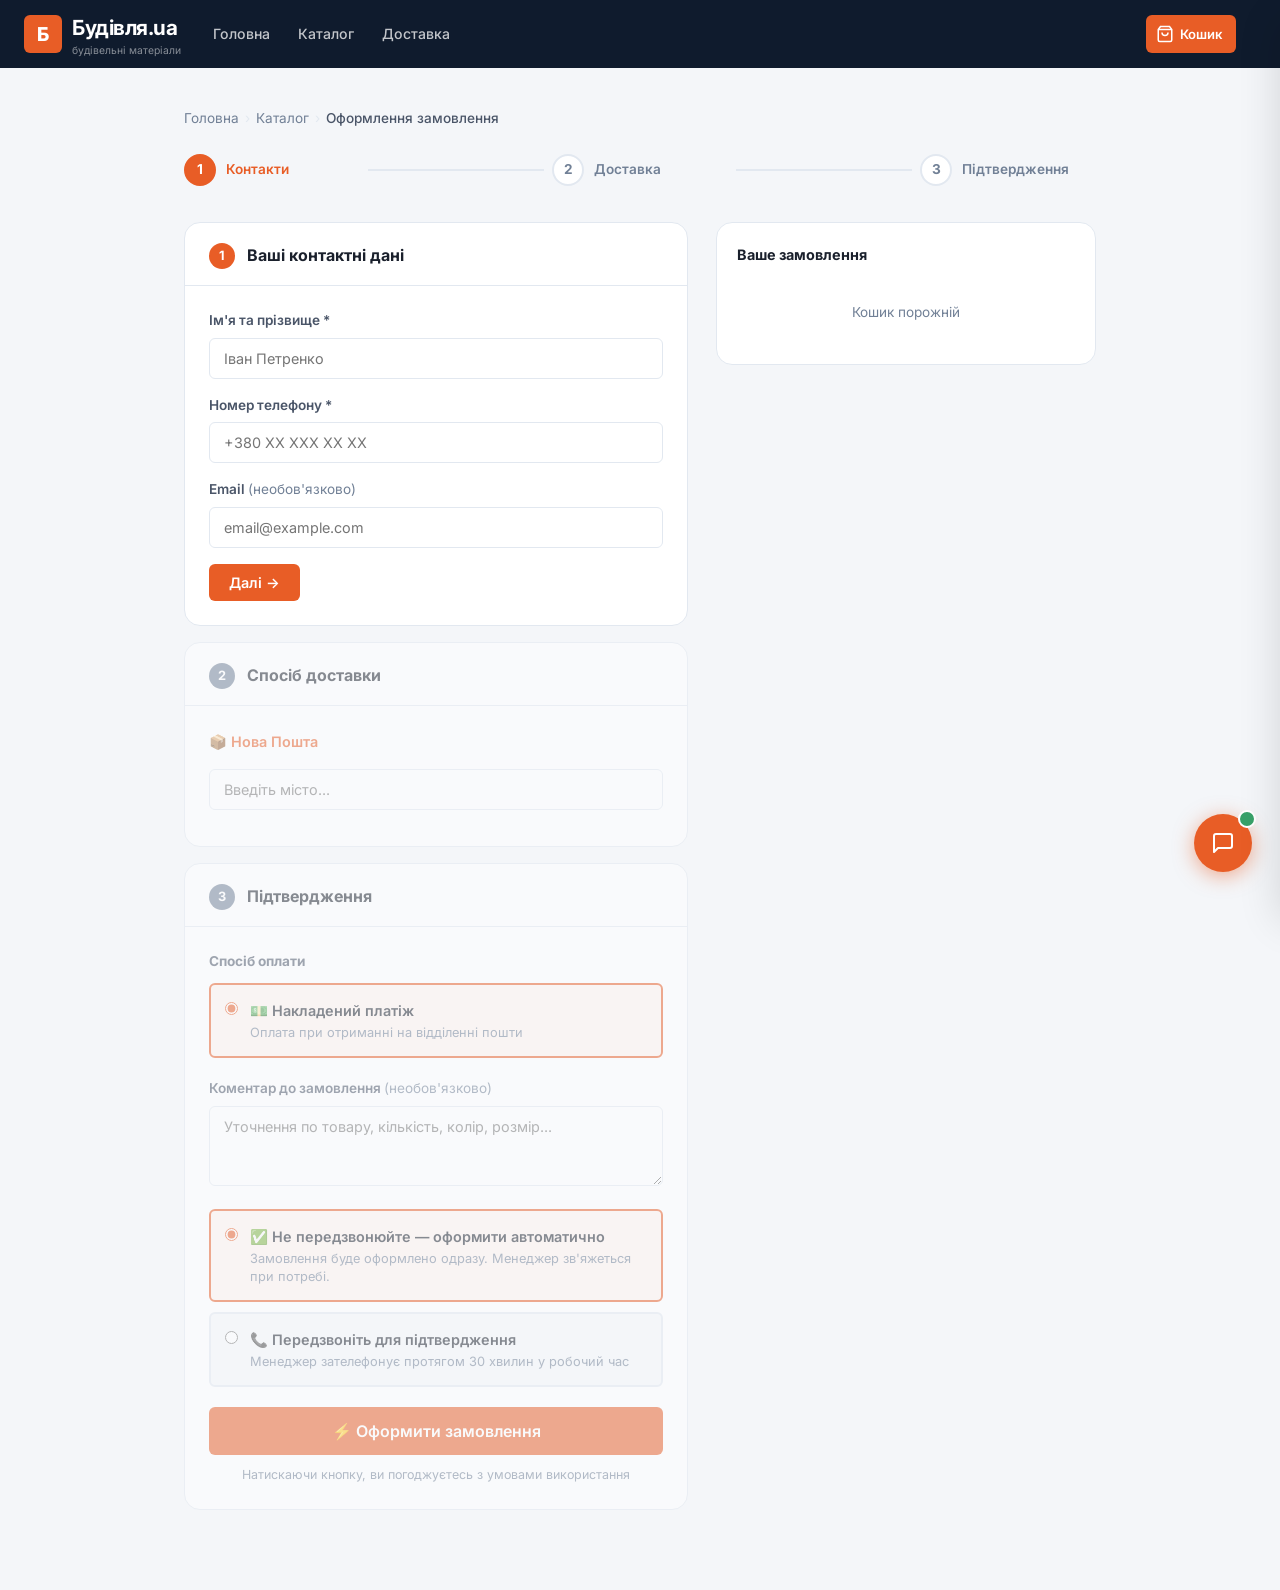
<file: checkout.html>
<!DOCTYPE html>
<html lang="uk">
<head>
  <meta charset="UTF-8">
  <meta name="viewport" content="width=device-width, initial-scale=1.0">
  <!-- Google tag (gtag.js) -->
  <script async src="https://www.googletagmanager.com/gtag/js?id=G-1K509SRMGX"></script>
  <script>
    window.dataLayer = window.dataLayer || [];
    function gtag(){dataLayer.push(arguments);}
    gtag('js', new Date());
    gtag('config', 'G-1K509SRMGX');
  </script>
  <title>Оформлення замовлення — Будівля.ua</title>
  <meta name="robots" content="noindex, nofollow">
  <link rel="icon" type="image/svg+xml" href="favicon.svg">
  <link rel="preconnect" href="https://fonts.googleapis.com">
  <link rel="stylesheet" href="https://fonts.googleapis.com/css2?family=Inter:wght@400;500;600;700;800&display=swap">
  <link rel="stylesheet" href="css/style.css">
  <style>
    body { background: var(--bg); }

    .checkout-wrap {
      margin-top: var(--header-h);
      padding: 40px 0 80px;
      min-height: calc(100vh - var(--header-h));
    }

    /* Steps */
    .steps {
      display: flex;
      align-items: center;
      gap: 0;
      margin-bottom: 36px;
    }
    .step {
      display: flex;
      align-items: center;
      gap: 10px;
      flex: 1;
    }
    .step__num {
      width: 32px; height: 32px;
      border-radius: 50%;
      display: flex; align-items: center; justify-content: center;
      font-size: .85rem; font-weight: 700;
      border: 2px solid var(--border);
      background: var(--card);
      color: var(--text-muted);
      flex-shrink: 0;
      transition: all .3s;
    }
    .step__label {
      font-size: .85rem;
      font-weight: 600;
      color: var(--text-muted);
      transition: color .3s;
      white-space: nowrap;
    }
    .step-line {
      flex: 1;
      height: 2px;
      background: var(--border);
      margin: 0 8px;
      transition: background .3s;
    }
    .step.active .step__num { border-color: var(--accent); background: var(--accent); color: #fff; }
    .step.active .step__label { color: var(--accent); }
    .step.done .step__num { border-color: var(--success); background: var(--success); color: #fff; }
    .step.done .step__label { color: var(--success); }
    .step-line.done { background: var(--success); }

    /* Layout */
    .checkout-layout {
      display: grid;
      grid-template-columns: 1fr 380px;
      gap: 28px;
      align-items: start;
    }

    /* Form card */
    .checkout-card {
      background: var(--card);
      border-radius: var(--radius-lg);
      border: 1.5px solid var(--border);
      overflow: hidden;
    }
    .checkout-card__head {
      padding: 20px 24px 16px;
      border-bottom: 1px solid var(--border);
      display: flex;
      align-items: center;
      gap: 12px;
    }
    .checkout-card__head h3 {
      font-size: 1rem;
      font-weight: 700;
    }
    .step-badge {
      width: 26px; height: 26px;
      background: var(--accent);
      color: #fff;
      border-radius: 50%;
      display: flex; align-items: center; justify-content: center;
      font-size: .8rem;
      font-weight: 700;
      flex-shrink: 0;
    }
    .checkout-card__body { padding: 24px; }

    /* Delivery inline */
    .carrier-row {
      display: flex;
      gap: 10px;
      margin-bottom: 16px;
    }
    .carrier-btn {
      flex: 1;
      padding: 10px;
      border: 2px solid var(--border);
      border-radius: var(--radius-sm);
      background: var(--bg);
      font-weight: 600;
      font-size: .88rem;
      cursor: pointer;
      transition: all var(--transition);
      display: flex;
      align-items: center;
      justify-content: center;
      gap: 8px;
    }
    .carrier-btn.active {
      border-color: var(--accent);
      background: var(--accent-light);
      color: var(--accent);
    }

    .city-wrap { position: relative; margin-bottom: 12px; }
    .city-wrap input {
      width: 100%;
      border: 1.5px solid var(--border);
      border-radius: var(--radius-sm);
      padding: 11px 14px;
      font-size: .9rem;
      font-family: inherit;
      outline: none;
      transition: border-color var(--transition);
    }
    .city-wrap input:focus { border-color: var(--accent); }
    .city-ac {
      position: absolute; top: 100%; left: 0; right: 0;
      background: #fff;
      border: 1.5px solid var(--border);
      border-radius: var(--radius-sm);
      box-shadow: var(--shadow-lg);
      z-index: 100;
      max-height: 200px;
      overflow-y: auto;
      display: none;
    }
    .city-ac.open { display: block; }
    .city-ac-item {
      padding: 9px 14px;
      cursor: pointer;
      font-size: .88rem;
      transition: background var(--transition);
      display: flex;
      align-items: center;
      justify-content: space-between;
    }
    .city-ac-item:hover { background: var(--accent-light); color: var(--accent); }
    .city-ac-item .region { font-size: .75rem; color: var(--text-muted); }

    .branch-search-row {
      display: flex;
      gap: 8px;
    }
    .branch-search-row input {
      flex: 1;
      border: 1.5px solid var(--border);
      border-radius: var(--radius-sm);
      padding: 9px 12px;
      font-size: .85rem;
      font-family: inherit;
      outline: none;
      transition: border-color var(--transition);
    }
    .branch-search-row input:focus { border-color: var(--accent); }

    .branch-list-inline {
      max-height: 280px;
      overflow-y: auto;
      border: 1.5px solid var(--border);
      border-radius: var(--radius-sm);
      margin-top: 10px;
      scrollbar-width: thin;
    }
    .branch-list-inline::-webkit-scrollbar { width: 4px; }
    .branch-list-inline::-webkit-scrollbar-thumb { background: var(--border); border-radius: 2px; }

    .branch-row {
      display: flex;
      align-items: flex-start;
      gap: 10px;
      padding: 11px 14px;
      cursor: pointer;
      border-bottom: 1px solid var(--border-light);
      transition: background var(--transition);
    }
    .branch-row:last-child { border-bottom: none; }
    .branch-row:hover { background: var(--bg); }
    .branch-row.selected { background: var(--accent-light); border-left: 3px solid var(--accent); }
    .branch-row__num { font-weight: 700; font-size: .8rem; color: var(--accent); white-space: nowrap; }
    .branch-row__addr { font-size: .83rem; color: var(--text); line-height: 1.4; }
    .branch-row__hours { font-size: .75rem; color: var(--text-muted); margin-top: 2px; }
    .branch-row__check {
      margin-left: auto;
      width: 20px; height: 20px;
      border-radius: 50%;
      border: 2px solid var(--border);
      display: flex; align-items: center; justify-content: center;
      flex-shrink: 0;
      transition: all var(--transition);
    }
    .branch-row.selected .branch-row__check {
      background: var(--accent);
      border-color: var(--accent);
      color: #fff;
      font-size: .7rem;
    }

    .selected-branch-box {
      background: var(--success-bg);
      border: 1.5px solid #c6f6d5;
      border-radius: var(--radius-sm);
      padding: 12px 14px;
      margin-top: 12px;
      display: none;
    }
    .selected-branch-box.show { display: block; }
    .selected-branch-box__label { font-size: .75rem; font-weight: 700; color: var(--success); text-transform: uppercase; letter-spacing: .4px; margin-bottom: 4px; }
    .selected-branch-box__val { font-size: .9rem; font-weight: 600; color: var(--text); }

    /* Confirmation options */
    .confirm-option {
      display: flex;
      align-items: flex-start;
      gap: 12px;
      padding: 14px;
      border: 2px solid var(--border);
      border-radius: var(--radius-sm);
      cursor: pointer;
      transition: all var(--transition);
      margin-bottom: 10px;
      background: var(--bg);
    }
    .confirm-option:hover { border-color: #c5cfe0; }
    .confirm-option.selected { border-color: var(--accent); background: var(--accent-light); }
    .confirm-option input[type="radio"] { margin-top: 3px; accent-color: var(--accent); flex-shrink: 0; }
    .confirm-option__title { font-weight: 600; font-size: .9rem; }
    .confirm-option__sub { font-size: .8rem; color: var(--text-muted); margin-top: 2px; line-height: 1.4; }

    /* Order summary (right col) */
    .order-summary {
      background: var(--card);
      border-radius: var(--radius-lg);
      border: 1.5px solid var(--border);
      padding: 20px;
      position: sticky;
      top: calc(var(--header-h) + 20px);
    }
    .order-summary h4 { font-size: .9rem; font-weight: 700; margin-bottom: 16px; }
    .summary-product {
      display: flex;
      gap: 12px;
      padding-bottom: 16px;
      border-bottom: 1px solid var(--border);
      margin-bottom: 16px;
    }
    .summary-product__img {
      width: 72px; height: 72px;
      border-radius: var(--radius-sm);
      border: 1.5px solid var(--border);
      background: var(--bg);
      display: flex; align-items: center; justify-content: center;
      overflow: hidden;
      flex-shrink: 0;
    }
    .summary-product__img img { width: 100%; height: 100%; object-fit: contain; }
    .summary-product__name { font-size: .85rem; font-weight: 600; line-height: 1.4; color: var(--text); margin-bottom: 4px; }
    .summary-product__vendor { font-size: .75rem; color: var(--text-muted); }
    .summary-row {
      display: flex;
      justify-content: space-between;
      font-size: .88rem;
      margin-bottom: 8px;
    }
    .summary-row span:first-child { color: var(--text-muted); }
    .summary-row.total { font-weight: 800; font-size: 1.1rem; padding-top: 8px; border-top: 1px solid var(--border); margin-top: 8px; }
    .summary-row.total span:last-child { color: var(--accent); }

    /* Success */
    .checkout-success {
      text-align: center;
      padding: 60px 20px;
      max-width: 500px;
      margin: 0 auto;
      display: none;
    }
    .checkout-success.show { display: block; }
    .success-icon {
      width: 90px; height: 90px;
      background: var(--success-bg);
      border-radius: 50%;
      display: flex; align-items: center; justify-content: center;
      font-size: 2.5rem;
      margin: 0 auto 24px;
    }
    .checkout-success h2 { font-size: 1.6rem; font-weight: 800; margin-bottom: 12px; }
    .checkout-success p { color: var(--text-muted); line-height: 1.7; }
    .order-num {
      display: inline-block;
      background: var(--bg);
      border: 1.5px solid var(--border);
      border-radius: var(--radius-sm);
      padding: 8px 20px;
      font-size: .9rem;
      font-weight: 700;
      margin: 16px 0;
      letter-spacing: .5px;
    }
    .no-call-badge {
      display: inline-flex;
      align-items: center;
      gap: 6px;
      background: var(--success-bg);
      border: 1px solid #c6f6d5;
      color: var(--success);
      padding: 6px 14px;
      border-radius: 20px;
      font-size: .82rem;
      font-weight: 600;
      margin-top: 12px;
    }

    .branch-spinner { text-align: center; padding: 20px; color: var(--text-muted); font-size: .85rem; }
    .branch-spinner::before { content: '⏳ '; }

    @media (max-width: 768px) {
      .checkout-layout { grid-template-columns: 1fr; }
      .order-summary { position: static; order: -1; }
      .steps { overflow-x: auto; }
      .step__label { display: none; }
    }
  </style>
</head>
<body>

<!-- HEADER -->
<header class="header" id="header">
  <div class="container">
    <div class="header__inner">
      <a href="index.html" class="logo">
        <div class="logo__mark">Б</div>
        <div>
          <span class="logo__text">Будівля.ua</span>
          <span class="logo__sub">будівельні матеріали</span>
        </div>
      </a>
      <nav class="header__nav">
        <a href="index.html">Головна</a>
        <a href="catalog.html">Каталог</a>
        <a href="delivery.html">Доставка</a>
      </nav>
      <div class="header__actions">
        <button class="cart-btn" onclick="toggleCart()" title="Кошик">
          <svg width="18" height="18" fill="none" stroke="currentColor" stroke-width="2" viewBox="0 0 24 24">
            <path d="M6 2L3 6v14a2 2 0 002 2h14a2 2 0 002-2V6l-3-4z"/>
            <line x1="3" y1="6" x2="21" y2="6"/>
            <path d="M16 10a4 4 0 01-8 0"/>
          </svg>
          Кошик
          <span class="cart-badge" id="cartBadge">0</span>
        </button>
      </div>
    </div>
  </div>
</header>

<div class="checkout-wrap">
  <div class="container container--narrow">

    <!-- Breadcrumb -->
    <nav class="breadcrumb" style="margin-bottom:24px">
      <a href="index.html">Головна</a>
      <span class="breadcrumb__sep">›</span>
      <a href="catalog.html">Каталог</a>
      <span class="breadcrumb__sep">›</span>
      <span class="breadcrumb__current">Оформлення замовлення</span>
    </nav>

    <!-- Steps -->
    <div class="steps">
      <div class="step active" id="step1-ind">
        <div class="step__num">1</div>
        <div class="step__label">Контакти</div>
      </div>
      <div class="step-line" id="line1"></div>
      <div class="step" id="step2-ind">
        <div class="step__num">2</div>
        <div class="step__label">Доставка</div>
      </div>
      <div class="step-line" id="line2"></div>
      <div class="step" id="step3-ind">
        <div class="step__num">3</div>
        <div class="step__label">Підтвердження</div>
      </div>
    </div>

    <!-- Main content -->
    <div id="checkoutMain">
      <div class="checkout-layout">

        <!-- LEFT: FORM -->
        <div>

          <!-- STEP 1: Contacts -->
          <div class="checkout-card" id="stepContact">
            <div class="checkout-card__head">
              <div class="step-badge">1</div>
              <h3>Ваші контактні дані</h3>
            </div>
            <div class="checkout-card__body">
              <div class="form-group">
                <label>Ім'я та прізвище *</label>
                <input type="text" id="inpName" placeholder="Іван Петренко" required>
              </div>
              <div class="form-group">
                <label>Номер телефону *</label>
                <input type="tel" id="inpPhone" placeholder="+380 XX XXX XX XX" required>
              </div>
              <div class="form-group">
                <label>Email <span style="color:var(--text-muted);font-weight:400">(необов'язково)</span></label>
                <input type="email" id="inpEmail" placeholder="email@example.com">
              </div>
              <button class="btn btn--primary" onclick="Checkout.nextStep(1)">Далі →</button>
            </div>
          </div>

          <!-- STEP 2: Delivery -->
          <div class="checkout-card" id="stepDelivery" style="margin-top:16px;opacity:.5;pointer-events:none">
            <div class="checkout-card__head">
              <div class="step-badge" style="background:var(--text-muted)">2</div>
              <h3>Спосіб доставки</h3>
            </div>
            <div class="checkout-card__body">
              <div style="margin-bottom:16px;display:flex;align-items:center;gap:8px;font-size:.9rem;font-weight:600;color:var(--accent)">
                📦 Нова Пошта
              </div>

              <!-- City -->
              <div class="city-wrap">
                <input type="text" id="coCity" placeholder="Введіть місто..." autocomplete="off"
                       oninput="Checkout.onCityInput(this.value)">
                <div class="city-ac" id="coCityAC"></div>
              </div>

              <!-- Branch search -->
              <div class="branch-search-row" id="branchSearchRow" style="display:none">
                <input type="text" id="coBranchFilter" placeholder="Фільтр відділень..." oninput="Checkout.filterBranches(this.value)">
              </div>

              <!-- Branches list -->
              <div id="coBranchList"></div>

              <!-- Selected -->
              <div class="selected-branch-box" id="selectedBranchBox">
                <div class="selected-branch-box__label">✓ Обране відділення</div>
                <div class="selected-branch-box__val" id="selectedBranchVal"></div>
              </div>

              <button class="btn btn--primary" id="deliveryNextBtn"
                      onclick="Checkout.nextStep(2)"
                      style="margin-top:16px;display:none">
                Далі →
              </button>
            </div>
          </div>

          <!-- STEP 3: Confirmation -->
          <div class="checkout-card" id="stepConfirm" style="margin-top:16px;opacity:.5;pointer-events:none">
            <div class="checkout-card__head">
              <div class="step-badge" style="background:var(--text-muted)">3</div>
              <h3>Підтвердження</h3>
            </div>
            <div class="checkout-card__body">

              <div style="margin-bottom:20px">
                <label style="font-size:.85rem;font-weight:700;color:var(--text-2);display:block;margin-bottom:10px">Спосіб оплати</label>
                <label class="confirm-option selected" id="optPayCOD">
                  <input type="radio" name="payment" value="cod" checked>
                  <div>
                    <div class="confirm-option__title">💵 Накладений платіж</div>
                    <div class="confirm-option__sub">Оплата при отриманні на відділенні пошти</div>
                  </div>
                </label>
              </div>

              <div class="form-group">
                <label>Коментар до замовлення <span style="color:var(--text-muted);font-weight:400">(необов'язково)</span></label>
                <textarea id="inpComment" placeholder="Уточнення по товару, кількість, колір, розмір..."></textarea>
              </div>

              <div style="margin-bottom:20px">
                <label class="confirm-option selected" id="optNoCall" onclick="Checkout.setCallPref('nocall')">
                  <input type="radio" name="callPref" value="nocall" checked>
                  <div>
                    <div class="confirm-option__title">✅ Не передзвонюйте — оформити автоматично</div>
                    <div class="confirm-option__sub">Замовлення буде оформлено одразу. Менеджер зв'яжеться при потребі.</div>
                  </div>
                </label>
                <label class="confirm-option" id="optCallYes" onclick="Checkout.setCallPref('call')">
                  <input type="radio" name="callPref" value="call">
                  <div>
                    <div class="confirm-option__title">📞 Передзвоніть для підтвердження</div>
                    <div class="confirm-option__sub">Менеджер зателефонує протягом 30 хвилин у робочий час</div>
                  </div>
                </label>
              </div>

              <button class="btn btn--primary btn--full btn--lg" onclick="Checkout.submit()" id="submitBtn">
                ⚡ Оформити замовлення
              </button>
              <p style="text-align:center;font-size:.78rem;color:var(--text-muted);margin-top:10px">
                Натискаючи кнопку, ви погоджуєтесь з умовами використання
              </p>
            </div>
          </div>

        </div>

        <!-- RIGHT: Summary -->
        <div>
          <div class="order-summary" id="orderSummary">
            <h4>Ваше замовлення</h4>
            <div id="summaryItems">
              <div style="color:var(--text-muted);font-size:.85rem;text-align:center;padding:20px">Завантаження...</div>
            </div>
            <div id="summaryTotals" style="display:none">
              <div class="summary-row">
                <span>Товари</span>
                <span id="sumSubtotal"></span>
              </div>
              <div class="summary-row">
                <span>Доставка</span>
                <span style="color:var(--success)">За тарифами НП</span>
              </div>
              <div class="summary-row" id="summaryPaymentRow" style="display:none">
                <span>Оплата</span>
                <span id="summaryPaymentVal"></span>
              </div>
              <div class="summary-row total">
                <span>Разом</span>
                <span id="sumTotal"></span>
              </div>
            </div>
          </div>
        </div>
      </div>
    </div>

    <!-- SUCCESS -->
    <div class="checkout-success" id="checkoutSuccess">
      <div class="success-icon" id="successIcon">🎉</div>
      <h2 id="successTitle">Замовлення оформлено!</h2>
      <div class="order-num" id="successOrderNum"></div>
      <p id="successMsg"></p>
      <div class="no-call-badge" id="noCallBadge" style="display:none">
        ✓ Передзвонювати не будемо
      </div>
      <div id="paymentSuccessBadge" style="display:none;margin-top:12px">
        <span style="display:inline-flex;align-items:center;gap:6px;background:#ebf8ff;border:1px solid #bee3f8;color:#2b6cb0;padding:6px 14px;border-radius:20px;font-size:.82rem;font-weight:600">
          ✓ Оплату підтверджено
        </span>
      </div>
      <div style="margin-top:32px;display:flex;gap:12px;justify-content:center;flex-wrap:wrap">
        <a href="catalog.html" class="btn btn--secondary">← До каталогу</a>
        <a href="index.html" class="btn btn--primary">На головну</a>
      </div>
    </div>

  </div>
</div>

<script src="config.js"></script>
<script src="js/app.js"></script>
<script src="js/checkout.js"></script>
<script src="js/chat.js"></script>
<script>
// Handle redirect back from Monobank payment page
(function() {
  const params = new URLSearchParams(window.location.search);
  if (params.get('paid') === '1') {
    document.getElementById('checkoutMain').style.display = 'none';
    const s = document.getElementById('checkoutSuccess');
    s.classList.add('show');
    const orderNum = params.get('order') || '';
    document.getElementById('successOrderNum').textContent = orderNum ? '\u2116 ' + orderNum : '';
    document.getElementById('successMsg').textContent = '\u041e\u043f\u043b\u0430\u0442\u0430 \u043f\u0440\u043e\u0439\u0448\u043b\u0430 \u0443\u0441\u043f\u0456\u0448\u043d\u043e. \u0417\u0430\u043c\u043e\u0432\u043b\u0435\u043d\u043d\u044f \u0431\u0443\u0434\u0435 \u0432\u0456\u0434\u043f\u0440\u0430\u0432\u043b\u0435\u043d\u043e \u043f\u0456\u0441\u043b\u044f \u043f\u0456\u0434\u0442\u0432\u0435\u0440\u0434\u0436\u0435\u043d\u043d\u044f \u043e\u043f\u043b\u0430\u0442\u0438.';
    document.getElementById('paymentSuccessBadge').style.display = '';
  }
})();
</script>
</body>
</html>
</file>
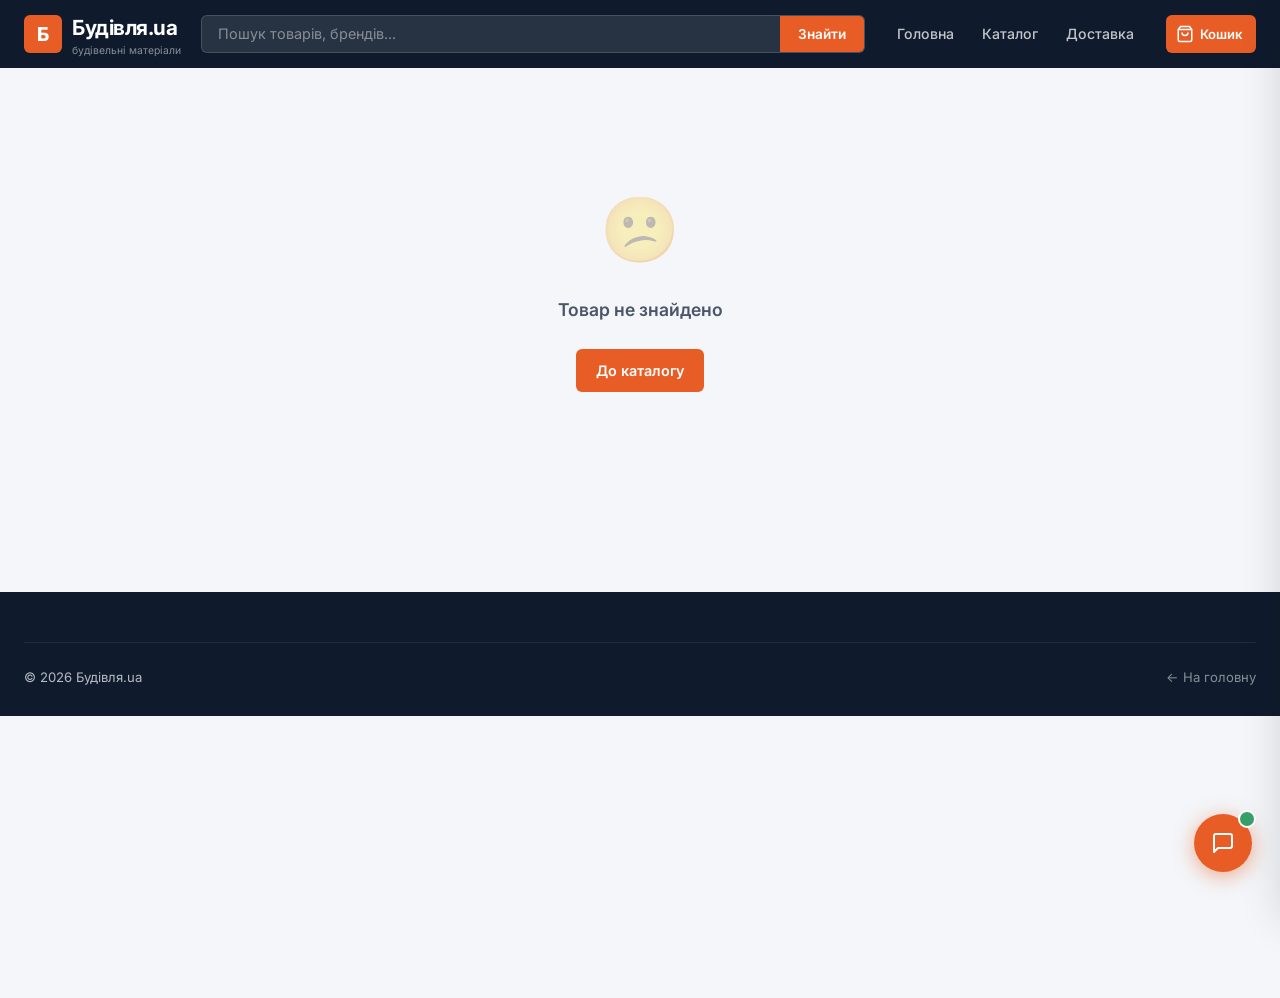
<file: product.html>
<!DOCTYPE html>
<html lang="uk">
<head>
  <meta charset="UTF-8">
  <meta name="viewport" content="width=device-width, initial-scale=1.0">
  <!-- Google tag (gtag.js) -->
  <script async src="https://www.googletagmanager.com/gtag/js?id=G-1K509SRMGX"></script>
  <script>
    window.dataLayer = window.dataLayer || [];
    function gtag(){dataLayer.push(arguments);}
    gtag('js', new Date());
    gtag('config', 'G-1K509SRMGX');
  </script>
  <title id="docTitle">Товар — Будівля.ua</title>
  <meta id="metaDesc" name="description" content="Будівельні матеріали з доставкою по Україні — Будівля.ua">
  <link id="canonical" rel="canonical" href="https://budivlya.store/product.html">
  <meta id="ogUrl" property="og:url" content="https://budivlya.store/product.html">
  <meta id="ogTitle" property="og:title" content="Товар — Будівля.ua">
  <meta id="ogDesc" property="og:description" content="Будівельні матеріали з доставкою по Україні">
  <meta id="ogImage" property="og:image" content="">
  <meta property="og:type" content="product">
  <meta property="og:locale" content="uk_UA">
  <link rel="icon" type="image/svg+xml" href="favicon.svg">
  <link rel="preconnect" href="https://fonts.googleapis.com">
  <link rel="stylesheet" href="https://fonts.googleapis.com/css2?family=Inter:wght@400;500;600;700;800&display=swap">
  <link rel="stylesheet" href="css/style.css">
</head>
<body>

<!-- HEADER -->
<header class="header" id="header">
  <div class="container">
    <div class="header__inner">
      <a href="index.html" class="logo">
        <div class="logo__mark">Б</div>
        <div>
          <span class="logo__text">Будівля.ua</span>
          <span class="logo__sub">будівельні матеріали</span>
        </div>
      </a>
      <div class="header__search">
        <input type="text" id="headerSearchInput" placeholder="Пошук товарів, брендів...">
        <button id="headerSearchBtn">Знайти</button>
      </div>
      <nav class="header__nav">
        <a href="index.html">Головна</a>
        <a href="catalog.html">Каталог</a>
        <a href="delivery.html">Доставка</a>
      </nav>
      <div class="header__actions">
        <button class="cart-btn" onclick="toggleCart()" title="Кошик">
          <svg width="18" height="18" fill="none" stroke="currentColor" stroke-width="2" viewBox="0 0 24 24">
            <path d="M6 2L3 6v14a2 2 0 002 2h14a2 2 0 002-2V6l-3-4z"/>
            <line x1="3" y1="6" x2="21" y2="6"/>
            <path d="M16 10a4 4 0 01-8 0"/>
          </svg>
          Кошик
          <span class="cart-badge" id="cartBadge">0</span>
        </button>
      </div>
    </div>
  </div>
</header>

<div class="container">
  <div class="product-layout" id="productLayout">

    <!-- Loading State -->
    <div style="grid-column:1/-1;padding:60px 0;text-align:center;color:var(--text-muted)">
      <div class="skeleton" style="height:400px;border-radius:16px;margin-bottom:20px"></div>
    </div>

  </div>

  <!-- Related products -->
  <section class="section--sm" id="relatedSection" style="display:none">
    <div class="section__head">
      <div>
        <h2 class="section-title">З цієї категорії</h2>
      </div>
      <a id="relatedLink" href="catalog.html" class="btn btn--secondary">Всі товари →</a>
    </div>
    <div class="products-grid" id="relatedGrid"></div>
  </section>
</div>

<!-- FOOTER -->
<footer class="footer" style="margin-top:60px">
  <div class="container">
    <div class="footer__bottom">
      <span>© 2026 Будівля.ua</span>
      <a href="index.html" style="color:rgba(255,255,255,.5)">← На головну</a>
    </div>
  </div>
</footer>

<script src="config.js"></script>
<script src="js/app.js"></script>
<script src="js/product.js"></script>
<script src="js/chat.js"></script>
</body>
</html>
</file>
<file: css/style.css>
/* =============================================
   CSS VARIABLES & RESET
   ============================================= */
:root {
  --primary:       #0f1b2d;
  --primary-light: #1a2e4a;
  --accent:        #e85d26;
  --accent-hover:  #d04f1e;
  --accent-light:  #fff3ee;
  --bg:            #f4f6f9;
  --card:          #ffffff;
  --text:          #1a202c;
  --text-2:        #4a5568;
  --text-muted:    #718096;
  --border:        #e2e8f0;
  --border-light:  #f0f2f5;
  --success:       #38a169;
  --success-bg:    #f0fff4;
  --danger:        #e53e3e;
  --shadow-sm:     0 1px 3px rgba(0,0,0,.08);
  --shadow-md:     0 4px 12px rgba(0,0,0,.10);
  --shadow-lg:     0 8px 30px rgba(0,0,0,.12);
  --shadow-xl:     0 20px 40px rgba(0,0,0,.14);
  --radius-sm:     6px;
  --radius:        12px;
  --radius-lg:     16px;
  --radius-xl:     24px;
  --transition:    .2s ease;
  --header-h:      68px;
}

*, *::before, *::after { box-sizing: border-box; margin: 0; padding: 0; }
html { scroll-behavior: smooth; }
body {
  font-family: 'Inter', -apple-system, BlinkMacSystemFont, 'Segoe UI', sans-serif;
  background: var(--bg);
  color: var(--text);
  line-height: 1.6;
  min-height: 100vh;
}
img { display: block; max-width: 100%; }
a { text-decoration: none; color: inherit; }
button { cursor: pointer; border: none; background: none; font-family: inherit; }
input, textarea, select { font-family: inherit; }
ul { list-style: none; }

/* =============================================
   LAYOUT
   ============================================= */
.container {
  max-width: 1280px;
  margin: 0 auto;
  padding: 0 24px;
}
.container--narrow { max-width: 960px; }

/* =============================================
   TYPOGRAPHY
   ============================================= */
.section-title {
  font-size: 1.75rem;
  font-weight: 700;
  color: var(--text);
  margin-bottom: 8px;
}
.section-subtitle {
  font-size: 1rem;
  color: var(--text-muted);
  margin-bottom: 32px;
}

/* =============================================
   BUTTONS
   ============================================= */
.btn {
  display: inline-flex;
  align-items: center;
  gap: 8px;
  padding: 10px 20px;
  border-radius: var(--radius-sm);
  font-size: .9rem;
  font-weight: 600;
  transition: all var(--transition);
  white-space: nowrap;
}
.btn--primary {
  background: var(--accent);
  color: #fff;
}
.btn--primary:hover { background: var(--accent-hover); transform: translateY(-1px); box-shadow: 0 4px 12px rgba(232,93,38,.35); }
.btn--secondary {
  background: transparent;
  color: var(--accent);
  border: 1.5px solid var(--accent);
}
.btn--secondary:hover { background: var(--accent-light); }
.btn--dark {
  background: var(--primary);
  color: #fff;
}
.btn--dark:hover { background: var(--primary-light); }
.btn--ghost {
  background: rgba(255,255,255,.12);
  color: #fff;
  border: 1.5px solid rgba(255,255,255,.25);
}
.btn--ghost:hover { background: rgba(255,255,255,.22); }
.btn--sm { padding: 7px 14px; font-size: .8rem; }
.btn--lg { padding: 14px 28px; font-size: 1rem; }
.btn--full { width: 100%; justify-content: center; }
.btn:disabled { opacity: .5; cursor: not-allowed; transform: none !important; }

/* =============================================
   HEADER
   ============================================= */
.header {
  position: fixed;
  top: 0; left: 0; right: 0;
  height: var(--header-h);
  background: var(--primary);
  z-index: 1000;
  transition: box-shadow var(--transition);
  display: flex;
  align-items: center;
}
.header.scrolled { box-shadow: 0 2px 20px rgba(0,0,0,.3); }
.header > .container { width: 100%; }
.header__inner {
  display: grid;
  grid-template-columns: auto 1fr auto auto;
  align-items: center;
  gap: 20px;
  width: 100%;
}
.logo {
  display: flex;
  align-items: center;
  gap: 10px;
  flex-shrink: 0;
}
.logo__mark {
  width: 38px; height: 38px;
  background: var(--accent);
  border-radius: var(--radius-sm);
  display: flex; align-items: center; justify-content: center;
  font-size: 1.2rem;
  font-weight: 800;
  color: #fff;
}
.logo__text {
  font-size: 1.3rem;
  font-weight: 700;
  color: #fff;
  letter-spacing: -.5px;
}
.logo__sub {
  font-size: .65rem;
  color: rgba(255,255,255,.5);
  font-weight: 400;
  display: block;
  line-height: 1;
  margin-top: 2px;
}

.header__search {
  flex: 1 1 0%;
  min-width: 0;
  max-width: 700px;
  display: flex;
  height: 38px;
  background: rgba(255,255,255,.1);
  border-radius: var(--radius-sm);
  border: 1.5px solid rgba(255,255,255,.15);
  overflow: hidden;
  transition: border-color var(--transition);
}
.header__search:focus-within {
  border-color: var(--accent);
  background: rgba(255,255,255,.15);
}
.header__search input {
  flex: 1;
  background: none;
  border: none;
  color: #fff;
  padding: 0 16px;
  font-size: .9rem;
  outline: none;
}
.header__search input::placeholder { color: rgba(255,255,255,.45); }
.header__search button {
  padding: 0 18px;
  background: var(--accent);
  color: #fff;
  font-weight: 600;
  font-size: .85rem;
  transition: background var(--transition);
}
.header__search button:hover { background: var(--accent-hover); }

.header__actions {
  display: flex;
  align-items: center;
  gap: 12px;
  flex-shrink: 0;
}
.header__nav {
  display: flex;
  align-items: center;
  gap: 4px;
  flex-shrink: 0;
}
.header__nav a {
  color: rgba(255,255,255,.75);
  font-size: .88rem;
  font-weight: 500;
  padding: 6px 12px;
  border-radius: var(--radius-sm);
  transition: all var(--transition);
}
.header__nav a:hover, .header__nav a.active {
  color: #fff;
  background: rgba(255,255,255,.1);
}
.cart-btn {
  position: relative;
  height: 38px;
  padding: 0 14px 0 10px;
  border-radius: var(--radius-sm);
  background: var(--accent);
  border: none;
  color: #fff;
  display: flex; align-items: center; gap: 6px;
  font-size: .82rem;
  font-weight: 600;
  transition: all var(--transition);
  white-space: nowrap;
  flex-shrink: 0;
}
.cart-btn:hover { background: var(--accent-hover); transform: translateY(-1px); }
.cart-btn__label { display: flex; align-items: center; gap: 6px; }
.cart-badge {
  background: #fff;
  color: var(--accent);
  font-size: .72rem;
  font-weight: 800;
  min-width: 20px; height: 20px;
  border-radius: 10px;
  display: none; align-items: center; justify-content: center;
  padding: 0 5px;
}
.cart-badge.visible { display: flex; }

/* =============================================
   HERO
   ============================================= */
.hero {
  margin-top: var(--header-h);
  background: linear-gradient(135deg, #0f1b2d 0%, #1a2e4a 50%, #0f1b2d 100%);
  padding: 80px 0 40px;
  min-height: 480px;
  display: flex;
  align-items: center;
  position: relative;
  overflow: hidden;
}
.hero::before {
  content: '';
  position: absolute; inset: 0;
  background: url("data:image/svg+xml,%3Csvg width='60' height='60' viewBox='0 0 60 60' xmlns='http://www.w3.org/2000/svg'%3E%3Cg fill='none' fill-rule='evenodd'%3E%3Cg fill='%23ffffff' fill-opacity='0.03'%3E%3Cpath d='M36 34v-4h-2v4h-4v2h4v4h2v-4h4v-2h-4zm0-30V0h-2v4h-4v2h4v4h2V6h4V4h-4zM6 34v-4H4v4H0v2h4v4h2v-4h4v-2H6zM6 4V0H4v4H0v2h4v4h2V6h4V4H6z'/%3E%3C/g%3E%3C/g%3E%3C/svg%3E");
}
.hero__inner {
  position: relative;
  text-align: center;
  max-width: 720px;
  margin: 0 auto;
}
.hero__tag {
  display: inline-flex;
  align-items: center;
  gap: 6px;
  background: rgba(232,93,38,.15);
  border: 1px solid rgba(232,93,38,.3);
  color: #ffa07a;
  padding: 5px 14px;
  border-radius: 20px;
  font-size: .8rem;
  font-weight: 600;
  margin-bottom: 20px;
}
.hero h1 {
  font-size: clamp(2rem, 5vw, 3rem);
  font-weight: 800;
  color: #fff;
  line-height: 1.2;
  margin-bottom: 16px;
  letter-spacing: -.5px;
}
.hero h1 span { color: var(--accent); }
.hero__sub {
  font-size: 1.05rem;
  color: rgba(255,255,255,.65);
  margin-bottom: 36px;
}
.hero__search {
  display: flex;
  background: #fff;
  border-radius: var(--radius);
  overflow: hidden;
  box-shadow: var(--shadow-xl);
  max-width: 580px;
  margin: 0 auto 40px;
}
.hero__search input {
  flex: 1;
  border: none;
  padding: 16px 20px;
  font-size: 1rem;
  outline: none;
  color: var(--text);
}
.hero__search button {
  padding: 0 28px;
  background: var(--accent);
  color: #fff;
  font-weight: 700;
  font-size: .95rem;
  transition: background var(--transition);
  white-space: nowrap;
}
.hero__search button:hover { background: var(--accent-hover); }
.hero__stats {
  display: flex;
  justify-content: center;
  gap: 40px;
  flex-wrap: wrap;
}
.hero-stat {
  text-align: center;
}
.hero-stat__num {
  font-size: 1.6rem;
  font-weight: 800;
  color: #fff;
  display: block;
}
.hero-stat__label {
  font-size: .8rem;
  color: rgba(255,255,255,.5);
  text-transform: uppercase;
  letter-spacing: .5px;
}

/* =============================================
   SECTIONS
   ============================================= */
.section { padding: 60px 0; }
.section--sm { padding: 40px 0; }
.section--grey { background: var(--bg); }
.section--white { background: #fff; }
.section--dark { background: var(--primary); color: #fff; }
.section__head {
  display: flex;
  align-items: flex-end;
  justify-content: space-between;
  margin-bottom: 32px;
  flex-wrap: wrap;
  gap: 12px;
}

/* =============================================
   CATEGORY CARDS
   ============================================= */
.category-grid {
  display: grid;
  grid-template-columns: repeat(auto-fill, minmax(260px, 1fr));
  gap: 20px;
}
.category-card {
  background: var(--card);
  border-radius: var(--radius-lg);
  overflow: hidden;
  box-shadow: var(--shadow-sm);
  border: 1.5px solid var(--border);
  cursor: pointer;
  transition: all var(--transition);
  text-decoration: none;
  color: inherit;
  display: block;
}
.category-card:hover {
  transform: translateY(-4px);
  box-shadow: var(--shadow-lg);
  border-color: var(--accent);
}
.category-card__img {
  height: 160px;
  overflow: hidden;
  background: #f0f2f5;
  position: relative;
}
.category-card__img img {
  width: 100%; height: 100%;
  object-fit: cover;
  transition: transform .4s ease;
}
.category-card:hover .category-card__img img { transform: scale(1.05); }
.category-card__img--placeholder {
  display: flex; align-items: center; justify-content: center;
  font-size: 3rem;
}
.category-card__body {
  padding: 16px 18px;
  display: flex;
  align-items: center;
  justify-content: space-between;
}
.category-card__name {
  font-weight: 600;
  font-size: .95rem;
  color: var(--text);
}
.category-card__count {
  font-size: .8rem;
  color: var(--text-muted);
  margin-top: 2px;
}
.category-card__arrow {
  width: 32px; height: 32px;
  background: var(--accent-light);
  border-radius: 50%;
  display: flex; align-items: center; justify-content: center;
  color: var(--accent);
  font-size: .8rem;
  flex-shrink: 0;
  transition: all var(--transition);
}
.category-card:hover .category-card__arrow {
  background: var(--accent);
  color: #fff;
}

/* Sub-categories in catalog sidebar */
.cat-group { margin-bottom: 8px; }
.cat-group__title {
  font-weight: 700;
  font-size: .8rem;
  text-transform: uppercase;
  letter-spacing: .5px;
  color: var(--text-muted);
  padding: 8px 12px 4px;
}
.cat-item {
  display: flex;
  align-items: center;
  justify-content: space-between;
  padding: 8px 12px;
  border-radius: var(--radius-sm);
  cursor: pointer;
  transition: all var(--transition);
  font-size: .9rem;
  color: var(--text-2);
}
.cat-item:hover, .cat-item.active {
  background: var(--accent-light);
  color: var(--accent);
}
.cat-item .count {
  font-size: .75rem;
  background: var(--border);
  padding: 2px 7px;
  border-radius: 10px;
  color: var(--text-muted);
}
.cat-item.active .count { background: var(--accent); color: #fff; }

/* =============================================
   PRODUCT CARDS
   ============================================= */
.products-grid {
  display: grid;
  grid-template-columns: repeat(auto-fill, minmax(220px, 1fr));
  gap: 20px;
}
.product-card {
  background: var(--card);
  border-radius: var(--radius);
  border: 1.5px solid var(--border);
  overflow: hidden;
  box-shadow: var(--shadow-sm);
  transition: all var(--transition);
  display: flex;
  flex-direction: column;
  position: relative;
}
.product-card:hover {
  transform: translateY(-3px);
  box-shadow: var(--shadow-md);
  border-color: #c5cfe0;
}
.product-card__img {
  aspect-ratio: 1;
  background: #f8f9fb;
  overflow: hidden;
  display: flex;
  align-items: center;
  justify-content: center;
  padding: 12px;
}
.product-card__img img {
  width: 100%; height: 100%;
  object-fit: contain;
  transition: transform .3s ease;
}
.product-card:hover .product-card__img img { transform: scale(1.06); }
.product-card__img--empty {
  font-size: 3rem;
  color: var(--border);
}
.product-card--unavailable .product-card__img img {
  opacity: .5;
  filter: grayscale(.4);
}
.product-card__unavailable {
  font-size: .8rem;
  color: var(--text-muted);
  padding: 6px 0;
}
.product-card__body {
  padding: 14px 14px 0;
  flex: 1;
}
.product-card__vendor {
  font-size: .72rem;
  font-weight: 600;
  color: var(--text-muted);
  text-transform: uppercase;
  letter-spacing: .4px;
  margin-bottom: 5px;
}
.product-card__name {
  font-size: .88rem;
  font-weight: 600;
  color: var(--text);
  line-height: 1.4;
  display: -webkit-box;
  -webkit-line-clamp: 2;
  -webkit-box-orient: vertical;
  overflow: hidden;
  margin-bottom: 10px;
  cursor: pointer;
}
.product-card__name:hover { color: var(--accent); }
.product-card__price {
  font-size: 1.15rem;
  font-weight: 800;
  color: var(--accent);
}
.product-card__price-sub {
  font-size: .75rem;
  color: var(--text-muted);
}
.product-card__footer {
  padding: 12px 14px 14px;
  display: flex;
  gap: 8px;
}
.product-card__footer .btn { flex: 1; padding: 8px 10px; font-size: .8rem; }

/* Skeleton loader */
.skeleton {
  background: linear-gradient(90deg, #f0f2f5 25%, #e8eaed 50%, #f0f2f5 75%);
  background-size: 200% 100%;
  animation: skeleton-shimmer 1.4s infinite;
  border-radius: 4px;
}
@keyframes skeleton-shimmer {
  0% { background-position: 200% 0; }
  100% { background-position: -200% 0; }
}
.product-card--skeleton .product-card__img { background: #f0f2f5; }
.skeleton-line { height: 12px; margin: 6px 0; }
.skeleton-line--title { height: 14px; width: 90%; }
.skeleton-line--short { width: 50%; }

/* =============================================
   CATALOG PAGE
   ============================================= */
.catalog-layout {
  display: grid;
  grid-template-columns: 260px 1fr;
  gap: 28px;
  margin-top: calc(var(--header-h) + 20px);
  padding-bottom: 60px;
}
.catalog-sidebar {
  position: sticky;
  top: calc(var(--header-h) + 20px);
  height: calc(100vh - var(--header-h) - 40px);
  overflow-y: auto;
  background: var(--card);
  border-radius: var(--radius-lg);
  border: 1.5px solid var(--border);
  padding: 20px 0;
  scrollbar-width: thin;
  scrollbar-color: var(--border) transparent;
}
.catalog-sidebar::-webkit-scrollbar { width: 4px; }
.catalog-sidebar::-webkit-scrollbar-track { background: transparent; }
.catalog-sidebar::-webkit-scrollbar-thumb { background: var(--border); border-radius: 2px; }

.sidebar-section { padding: 0 16px 16px; border-bottom: 1px solid var(--border-light); margin-bottom: 16px; }
.sidebar-section:last-child { border-bottom: none; margin-bottom: 0; }
.sidebar-section__title {
  font-weight: 700;
  font-size: .8rem;
  text-transform: uppercase;
  letter-spacing: .5px;
  color: var(--text-muted);
  margin-bottom: 12px;
}

.filter-range { display: flex; gap: 8px; align-items: center; }
.filter-range input[type="number"] {
  width: 90px;
  border: 1.5px solid var(--border);
  border-radius: var(--radius-sm);
  padding: 7px 10px;
  font-size: .85rem;
  color: var(--text);
  outline: none;
  transition: border-color var(--transition);
}
.filter-range input:focus { border-color: var(--accent); }
.filter-range span { color: var(--text-muted); font-size: .85rem; }

.filter-toggle {
  display: flex;
  align-items: center;
  justify-content: space-between;
  gap: 10px;
  cursor: pointer;
}
.filter-toggle label { font-size: .9rem; color: var(--text-2); cursor: pointer; font-weight: 500; }
.toggle-switch {
  width: 42px; height: 24px;
  background: var(--border);
  border-radius: 12px;
  position: relative;
  transition: background var(--transition);
  flex-shrink: 0;
  cursor: pointer;
}
.toggle-switch.on { background: var(--success); }
.toggle-switch::after {
  content: '';
  position: absolute;
  width: 18px; height: 18px;
  background: #fff;
  border-radius: 50%;
  top: 3px; left: 3px;
  transition: transform var(--transition);
  box-shadow: 0 1px 3px rgba(0,0,0,.2);
}
.toggle-switch.on::after { transform: translateX(18px); }

.vendor-list { max-height: 180px; overflow-y: auto; }
.vendor-check {
  display: flex;
  align-items: center;
  gap: 8px;
  padding: 4px 0;
  cursor: pointer;
  font-size: .88rem;
  color: var(--text-2);
}
.vendor-check input[type="checkbox"] { accent-color: var(--accent); width: 15px; height: 15px; cursor: pointer; }

.catalog-main {}
.catalog-filter-btn { display: none; }
.catalog-topbar {
  display: flex;
  align-items: center;
  justify-content: space-between;
  margin-bottom: 20px;
  flex-wrap: wrap;
  gap: 12px;
}
.catalog-topbar__info {
  font-size: .9rem;
  color: var(--text-muted);
}
.catalog-topbar__info strong { color: var(--text); }
.sort-select {
  border: 1.5px solid var(--border);
  border-radius: var(--radius-sm);
  padding: 8px 12px;
  font-size: .88rem;
  color: var(--text);
  background: var(--card);
  outline: none;
  cursor: pointer;
  transition: border-color var(--transition);
}
.sort-select:focus { border-color: var(--accent); }

/* Breadcrumbs */
.breadcrumb {
  display: flex;
  align-items: center;
  gap: 6px;
  font-size: .85rem;
  color: var(--text-muted);
  margin-bottom: 20px;
  flex-wrap: wrap;
}
.breadcrumb a { color: var(--text-muted); transition: color var(--transition); }
.breadcrumb a:hover { color: var(--accent); }
.breadcrumb__sep { color: var(--border); }
.breadcrumb__current { color: var(--text-2); font-weight: 500; }

/* Pagination */
.pagination {
  display: flex;
  align-items: center;
  justify-content: center;
  gap: 6px;
  margin-top: 40px;
  flex-wrap: wrap;
}
.page-btn {
  width: 38px; height: 38px;
  border-radius: var(--radius-sm);
  display: flex; align-items: center; justify-content: center;
  font-size: .88rem;
  font-weight: 600;
  border: 1.5px solid var(--border);
  background: var(--card);
  color: var(--text-2);
  transition: all var(--transition);
  cursor: pointer;
}
.page-btn:hover { border-color: var(--accent); color: var(--accent); }
.page-btn.active { background: var(--accent); border-color: var(--accent); color: #fff; }
.page-btn:disabled { opacity: .4; cursor: not-allowed; }

/* =============================================
   PRODUCT PAGE
   ============================================= */
.product-layout {
  display: grid;
  grid-template-columns: minmax(0, 1fr) minmax(0, 1fr);
  gap: 40px;
  margin-top: calc(var(--header-h) + 30px);
  padding-bottom: 60px;
}
.gallery {
  position: sticky;
  top: calc(var(--header-h) + 20px);
  align-self: start;
}
.gallery__main {
  background: var(--card);
  border-radius: var(--radius-lg);
  border: 1.5px solid var(--border);
  aspect-ratio: 1;
  display: flex;
  align-items: center;
  justify-content: center;
  padding: 20px;
  overflow: hidden;
  margin-bottom: 12px;
  cursor: zoom-in;
}
.gallery__main img {
  width: 100%; height: 100%;
  object-fit: contain;
  transition: transform .3s ease;
}
.gallery__main:hover img { transform: scale(1.05); }
.gallery__thumbs {
  display: flex;
  gap: 10px;
  overflow-x: auto;
  scrollbar-width: none;
  padding-bottom: 4px;
}
.gallery__thumbs::-webkit-scrollbar { display: none; }
.gallery__thumb {
  width: 72px; height: 72px;
  border-radius: var(--radius-sm);
  border: 2px solid var(--border);
  overflow: hidden;
  flex-shrink: 0;
  cursor: pointer;
  transition: border-color var(--transition);
  background: #f8f9fb;
  display: flex; align-items: center; justify-content: center;
  padding: 4px;
}
.gallery__thumb img { width: 100%; height: 100%; object-fit: contain; }
.gallery__thumb.active { border-color: var(--accent); }
.gallery__thumb:hover { border-color: var(--accent); }

.product-info {}
.product-info__meta {
  display: flex;
  align-items: center;
  gap: 10px;
  margin-bottom: 12px;
  flex-wrap: wrap;
}
.product-info__vendor {
  font-size: .8rem;
  font-weight: 700;
  color: var(--text-muted);
  text-transform: uppercase;
  letter-spacing: .5px;
}
.product-info__code {
  font-size: .8rem;
  color: var(--text-muted);
  background: var(--bg);
  padding: 3px 8px;
  border-radius: 4px;
}
.product-info h1 {
  font-size: 1.5rem;
  font-weight: 700;
  line-height: 1.3;
  margin-bottom: 20px;
  color: var(--text);
}
.product-info__price-row {
  display: flex;
  align-items: baseline;
  gap: 12px;
  margin-bottom: 24px;
}
.product-info__price {
  font-size: 2.2rem;
  font-weight: 800;
  color: var(--accent);
}
.product-info__currency { font-size: 1.2rem; color: var(--text-muted); font-weight: 500; }
.product-info__actions {
  display: flex;
  gap: 12px;
  margin-bottom: 28px;
}
.product-info__actions .btn { flex: 1; padding: 13px 20px; font-size: .95rem; }
.product-info__desc {
  font-size: .9rem;
  color: var(--text-2);
  line-height: 1.7;
  margin-bottom: 24px;
  padding-bottom: 24px;
  border-bottom: 1px solid var(--border);
}

.specs-table { width: 100%; border-collapse: collapse; font-size: .88rem; }
.specs-table tr:nth-child(even) td { background: var(--bg); }
.specs-table td { padding: 9px 12px; color: var(--text-2); border-bottom: 1px solid var(--border-light); word-break: break-word; }
.specs-table td:first-child { color: var(--text-muted); width: 40%; font-weight: 500; }

/* =============================================
   CART SIDEBAR
   ============================================= */
.cart-overlay {
  position: fixed; inset: 0;
  background: rgba(0,0,0,.5);
  z-index: 1999;
  opacity: 0;
  pointer-events: none;
  transition: opacity var(--transition);
}
.cart-overlay.open { opacity: 1; pointer-events: auto; }
.cart-sidebar {
  position: fixed;
  top: 0; right: 0;
  width: 400px; max-width: 95vw;
  height: 100vh;
  background: var(--card);
  z-index: 2000;
  display: flex;
  flex-direction: column;
  transform: translateX(100%);
  transition: transform .3s ease;
  box-shadow: var(--shadow-xl);
}
.cart-sidebar.open { transform: translateX(0); }
.cart-header {
  padding: 20px 24px;
  border-bottom: 1px solid var(--border);
  display: flex;
  align-items: center;
  justify-content: space-between;
  flex-shrink: 0;
}
.cart-header h3 { font-size: 1.1rem; font-weight: 700; }
.cart-close {
  width: 32px; height: 32px;
  border-radius: 50%;
  background: var(--bg);
  display: flex; align-items: center; justify-content: center;
  font-size: 1.1rem;
  color: var(--text-muted);
  transition: all var(--transition);
}
.cart-close:hover { background: var(--border); color: var(--text); }
.cart-items { flex: 1; overflow-y: auto; padding: 16px 24px; }
.cart-item {
  display: flex;
  gap: 12px;
  padding: 14px 0;
  border-bottom: 1px solid var(--border-light);
}
.cart-item__img {
  width: 64px; height: 64px;
  border-radius: var(--radius-sm);
  border: 1.5px solid var(--border);
  overflow: hidden;
  flex-shrink: 0;
  background: #f8f9fb;
  display: flex; align-items: center; justify-content: center;
}
.cart-item__img img { width: 100%; height: 100%; object-fit: contain; }
.cart-item__info { flex: 1; }
.cart-item__name { font-size: .85rem; font-weight: 600; line-height: 1.3; margin-bottom: 4px; color: var(--text); }
.cart-item__price { font-size: .9rem; font-weight: 700; color: var(--accent); margin-bottom: 6px; }
.cart-item__qty {
  display: flex;
  align-items: center;
  gap: 0;
}
.cart-item__qty button {
  width: 26px; height: 26px;
  border: 1.5px solid var(--border);
  background: var(--bg);
  border-radius: 6px;
  font-size: 1rem;
  font-weight: 700;
  color: var(--text);
  cursor: pointer;
  display: flex; align-items: center; justify-content: center;
  transition: all var(--transition);
}
.cart-item__qty button:hover { border-color: var(--accent); color: var(--accent); }
.cart-item__qty span {
  min-width: 28px;
  text-align: center;
  font-size: .9rem;
  font-weight: 700;
}
.cart-item__remove { color: var(--text-muted); font-size: 1.1rem; align-self: flex-start; transition: color var(--transition); }
.cart-item__remove:hover { color: var(--danger); }
.cart-footer {
  padding: 20px 24px;
  border-top: 1px solid var(--border);
  flex-shrink: 0;
}
.cart-total {
  display: flex;
  justify-content: space-between;
  align-items: baseline;
  margin-bottom: 16px;
}
.cart-total span { color: var(--text-muted); }
.cart-total strong { font-size: 1.4rem; font-weight: 800; color: var(--text); }
.cart-empty {
  text-align: center;
  padding: 60px 20px;
  color: var(--text-muted);
}
.cart-empty svg { opacity: .2; margin: 0 auto 16px; }

/* =============================================
   ORDER MODAL
   ============================================= */
.modal-overlay {
  position: fixed; inset: 0;
  background: rgba(0,0,0,.55);
  z-index: 3000;
  display: flex;
  align-items: center;
  justify-content: center;
  padding: 20px;
  opacity: 0;
  pointer-events: none;
  transition: opacity var(--transition);
}
.modal-overlay.open { opacity: 1; pointer-events: auto; }
.modal {
  background: var(--card);
  border-radius: var(--radius-xl);
  width: 100%;
  max-width: 480px;
  padding: 32px;
  transform: scale(.95) translateY(10px);
  transition: transform .3s ease;
  position: relative;
}
.modal-overlay.open .modal { transform: scale(1) translateY(0); }
.modal__close {
  position: absolute;
  top: 16px; right: 16px;
  width: 32px; height: 32px;
  border-radius: 50%;
  background: var(--bg);
  display: flex; align-items: center; justify-content: center;
  color: var(--text-muted);
  font-size: 1.1rem;
  transition: all var(--transition);
}
.modal__close:hover { background: var(--border); color: var(--text); }
.modal h3 {
  font-size: 1.3rem;
  font-weight: 700;
  margin-bottom: 6px;
}
.modal__product-name {
  font-size: .85rem;
  color: var(--text-muted);
  margin-bottom: 24px;
  display: -webkit-box;
  -webkit-line-clamp: 2;
  -webkit-box-orient: vertical;
  overflow: hidden;
}
.form-group { margin-bottom: 16px; }
.form-group label {
  display: block;
  font-size: .85rem;
  font-weight: 600;
  color: var(--text-2);
  margin-bottom: 6px;
}
.form-group input,
.form-group textarea,
.form-group select {
  width: 100%;
  border: 1.5px solid var(--border);
  border-radius: var(--radius-sm);
  padding: 11px 14px;
  font-size: .9rem;
  color: var(--text);
  background: var(--card);
  outline: none;
  transition: border-color var(--transition);
}
.form-group input:focus,
.form-group textarea:focus { border-color: var(--accent); box-shadow: 0 0 0 3px rgba(232,93,38,.1); }
.form-group textarea { resize: vertical; min-height: 80px; }
.form-group .hint { font-size: .78rem; color: var(--text-muted); margin-top: 4px; }

.modal-success {
  text-align: center;
  padding: 20px 0;
  display: none;
}
.modal-success.show { display: block; }
.modal-success__icon {
  width: 72px; height: 72px;
  background: var(--success-bg);
  border-radius: 50%;
  display: flex; align-items: center; justify-content: center;
  margin: 0 auto 20px;
  font-size: 2rem;
  color: var(--success);
}
.modal-success h4 { font-size: 1.2rem; font-weight: 700; margin-bottom: 8px; }
.modal-success p { font-size: .9rem; color: var(--text-muted); }

/* =============================================
   CHAT WIDGET
   ============================================= */
.chat-fab {
  position: fixed;
  bottom: 28px; right: 28px;
  width: 58px; height: 58px;
  background: var(--accent);
  border-radius: 50%;
  box-shadow: 0 4px 20px rgba(232,93,38,.5);
  display: flex; align-items: center; justify-content: center;
  color: #fff;
  font-size: 1.4rem;
  z-index: 999;
  cursor: pointer;
  transition: all var(--transition);
  border: none;
}
.chat-fab:hover { transform: scale(1.1); box-shadow: 0 6px 25px rgba(232,93,38,.6); }
.chat-fab .badge {
  position: absolute;
  top: -4px; right: -4px;
  width: 18px; height: 18px;
  background: var(--success);
  border-radius: 50%;
  border: 2px solid #fff;
}
.chat-panel {
  position: fixed;
  bottom: 100px; right: 28px;
  width: 360px; max-width: calc(100vw - 40px);
  height: 500px;
  background: var(--card);
  border-radius: var(--radius-xl);
  box-shadow: var(--shadow-xl);
  display: flex;
  flex-direction: column;
  z-index: 998;
  transform: scale(.9) translateY(20px);
  opacity: 0;
  pointer-events: none;
  transition: all .25s ease;
  overflow: hidden;
  border: 1.5px solid var(--border);
}
.chat-panel.open {
  transform: scale(1) translateY(0);
  opacity: 1;
  pointer-events: auto;
}
.chat-panel__head {
  background: var(--primary);
  padding: 16px 20px;
  display: flex;
  align-items: center;
  gap: 12px;
  flex-shrink: 0;
}
.chat-panel__avatar {
  width: 38px; height: 38px;
  background: var(--accent);
  border-radius: 50%;
  display: flex; align-items: center; justify-content: center;
  font-size: 1.1rem;
  flex-shrink: 0;
}
.chat-panel__name {
  font-weight: 600;
  color: #fff;
  font-size: .95rem;
}
.chat-panel__status {
  font-size: .75rem;
  color: rgba(255,255,255,.6);
  display: flex;
  align-items: center;
  gap: 4px;
}
.chat-panel__status::before {
  content: '';
  width: 7px; height: 7px;
  background: #48bb78;
  border-radius: 50%;
  display: inline-block;
}
.chat-panel__close {
  margin-left: auto;
  color: rgba(255,255,255,.6);
  font-size: 1.2rem;
  transition: color var(--transition);
}
.chat-panel__close:hover { color: #fff; }
.chat-messages {
  flex: 1;
  overflow-y: auto;
  padding: 16px;
  display: flex;
  flex-direction: column;
  gap: 10px;
  scrollbar-width: thin;
  scrollbar-color: var(--border) transparent;
}
.chat-msg {
  max-width: 82%;
  display: flex;
  flex-direction: column;
  gap: 3px;
}
.chat-msg--bot { align-self: flex-start; }
.chat-msg--user { align-self: flex-end; }
.chat-msg__bubble {
  padding: 10px 14px;
  border-radius: 16px;
  font-size: .88rem;
  line-height: 1.5;
}
.chat-msg--bot .chat-msg__bubble {
  background: var(--bg);
  color: var(--text);
  border-bottom-left-radius: 4px;
}
.chat-msg--user .chat-msg__bubble {
  background: var(--accent);
  color: #fff;
  border-bottom-right-radius: 4px;
}
.chat-msg__time { font-size: .7rem; color: var(--text-muted); padding: 0 4px; }
.chat-msg--user .chat-msg__time { text-align: right; }
.chat-typing {
  display: flex;
  gap: 5px;
  padding: 12px 16px;
  background: var(--bg);
  border-radius: 16px;
  border-bottom-left-radius: 4px;
  align-self: flex-start;
  width: 60px;
}
.chat-typing span {
  width: 7px; height: 7px;
  background: var(--text-muted);
  border-radius: 50%;
  animation: typing-bounce .8s infinite;
}
.chat-typing span:nth-child(2) { animation-delay: .15s; }
.chat-typing span:nth-child(3) { animation-delay: .3s; }
@keyframes typing-bounce {
  0%, 100% { transform: translateY(0); }
  50% { transform: translateY(-5px); }
}
.chat-quick {
  display: flex;
  flex-wrap: wrap;
  gap: 6px;
  padding: 0 0 4px;
}
.chat-quick-btn {
  background: var(--accent-light);
  color: var(--accent);
  border: 1px solid rgba(232,93,38,.2);
  padding: 5px 12px;
  border-radius: 20px;
  font-size: .78rem;
  font-weight: 600;
  cursor: pointer;
  transition: all var(--transition);
}
.chat-quick-btn:hover { background: var(--accent); color: #fff; }
.chat-input-row {
  padding: 12px 16px;
  border-top: 1px solid var(--border);
  display: flex;
  gap: 8px;
  flex-shrink: 0;
}
.chat-input-row input {
  flex: 1;
  border: 1.5px solid var(--border);
  border-radius: 20px;
  padding: 9px 16px;
  font-size: .88rem;
  outline: none;
  transition: border-color var(--transition);
}
.chat-input-row input:focus { border-color: var(--accent); }
.chat-send {
  width: 38px; height: 38px;
  background: var(--accent);
  border-radius: 50%;
  display: flex; align-items: center; justify-content: center;
  color: #fff;
  flex-shrink: 0;
  transition: all var(--transition);
}
.chat-send:hover { background: var(--accent-hover); transform: scale(1.05); }
.chat-send svg { width: 16px; height: 16px; }

/* =============================================
   FEATURES STRIP
   ============================================= */
.features-strip {
  background: var(--primary);
  padding: 32px 0;
}
.features-strip__grid {
  display: grid;
  grid-template-columns: repeat(auto-fit, minmax(200px, 1fr));
  gap: 24px;
}
.feature-item {
  display: flex;
  align-items: center;
  gap: 14px;
  color: rgba(255,255,255,.8);
}
.feature-item__icon {
  width: 44px; height: 44px;
  background: rgba(232,93,38,.2);
  border-radius: var(--radius-sm);
  display: flex; align-items: center; justify-content: center;
  font-size: 1.2rem;
  flex-shrink: 0;
}
.feature-item__title { font-weight: 600; font-size: .9rem; color: #fff; }
.feature-item__sub { font-size: .78rem; color: rgba(255,255,255,.5); }

/* =============================================
   SEARCH RESULTS PAGE
   ============================================= */
.search-header {
  margin-top: calc(var(--header-h) + 30px);
  padding-bottom: 24px;
}
.search-header h2 { font-size: 1.4rem; font-weight: 700; }
.search-header span { color: var(--text-muted); font-weight: 400; font-size: 1rem; }

/* =============================================
   TOAST
   ============================================= */
.toast-container {
  position: fixed;
  bottom: 100px; left: 50%;
  transform: translateX(-50%);
  z-index: 5000;
  display: flex;
  flex-direction: column;
  gap: 8px;
  pointer-events: none;
  align-items: center;
}
.toast {
  background: #1a202c;
  color: #fff;
  padding: 12px 20px;
  border-radius: var(--radius);
  font-size: .88rem;
  font-weight: 500;
  box-shadow: var(--shadow-lg);
  display: flex;
  align-items: center;
  gap: 8px;
  opacity: 0;
  transform: translateY(10px);
  transition: all .3s ease;
  pointer-events: auto;
  min-width: 220px;
  text-align: center;
  justify-content: center;
}
.toast.show { opacity: 1; transform: translateY(0); }
.toast--success { background: var(--success); }
.toast--error { background: var(--danger); }

/* =============================================
   FOOTER
   ============================================= */
.footer {
  background: var(--primary);
  color: rgba(255,255,255,.7);
  padding: 50px 0 28px;
}
.footer__grid {
  display: grid;
  grid-template-columns: 1.5fr 1fr 1fr 1fr;
  gap: 40px;
  margin-bottom: 40px;
}
.footer__brand .logo { margin-bottom: 14px; }
.footer__brand p { font-size: .88rem; line-height: 1.7; max-width: 240px; }
.footer h4 {
  color: #fff;
  font-size: .85rem;
  font-weight: 700;
  text-transform: uppercase;
  letter-spacing: .5px;
  margin-bottom: 14px;
}
.footer ul li { margin-bottom: 8px; }
.footer ul a { font-size: .88rem; transition: color var(--transition); }
.footer ul a:hover { color: var(--accent); }
.footer__contact li { font-size: .88rem; display: flex; align-items: center; gap: 8px; margin-bottom: 8px; }
.footer__bottom {
  border-top: 1px solid rgba(255,255,255,.08);
  padding-top: 24px;
  display: flex;
  align-items: center;
  justify-content: space-between;
  font-size: .82rem;
  flex-wrap: wrap;
  gap: 12px;
}

/* =============================================
   UTILITY
   ============================================= */
.text-center { text-align: center; }
.text-muted { color: var(--text-muted); }
.mt-auto { margin-top: auto; }
.divider { height: 1px; background: var(--border); margin: 20px 0; }
.tag {
  display: inline-flex;
  align-items: center;
  gap: 5px;
  padding: 4px 10px;
  border-radius: 20px;
  font-size: .75rem;
  font-weight: 600;
}
.tag--orange { background: var(--accent-light); color: var(--accent); }
.tag--green { background: var(--success-bg); color: var(--success); }
.tag--grey { background: var(--bg); color: var(--text-muted); border: 1px solid var(--border); }
.empty-state {
  text-align: center;
  padding: 80px 20px;
  color: var(--text-muted);
}
.empty-state__icon { font-size: 4rem; opacity: .3; margin-bottom: 16px; }
.empty-state h3 { font-size: 1.1rem; font-weight: 600; color: var(--text-2); margin-bottom: 8px; }

/* =============================================
   RESPONSIVE
   ============================================= */
/* ---- BURGER + MOBILE SEARCH BUTTONS ---- */
.burger-btn {
  display: none;
  flex-direction: column;
  justify-content: center;
  gap: 5px;
  background: none;
  border: none;
  cursor: pointer;
  padding: 6px;
  color: #fff;
}
.burger-btn span {
  display: block;
  width: 22px;
  height: 2px;
  background: currentColor;
  border-radius: 2px;
  transition: all .25s;
}
.mobile-search-btn {
  display: none;
  background: none;
  border: none;
  cursor: pointer;
  padding: 6px 8px;
  color: #fff;
  align-items: center;
}

/* ---- MOBILE MENU DRAWER ---- */
.mobile-overlay {
  display: none;
  position: fixed;
  inset: 0;
  background: rgba(0,0,0,.55);
  z-index: 998;
}
.mobile-overlay.open { display: block; }
.mobile-menu {
  position: fixed;
  top: 0; left: 0;
  width: 300px;
  height: 100%;
  background: var(--card);
  z-index: 999;
  transform: translateX(-100%);
  transition: transform .3s cubic-bezier(.4,0,.2,1);
  display: flex;
  flex-direction: column;
  overflow-y: auto;
}
.mobile-menu.open { transform: translateX(0); }
.mobile-menu__head {
  display: flex;
  align-items: center;
  justify-content: space-between;
  padding: 14px 16px;
  background: var(--primary);
}
.mobile-menu__head button {
  background: none; border: none; cursor: pointer;
  font-size: 1.2rem; color: rgba(255,255,255,.7); padding: 4px;
}
.mobile-menu__search {
  display: flex;
  gap: 8px;
  padding: 14px 16px;
  border-bottom: 1px solid var(--border);
}
.mobile-menu__search input {
  flex: 1;
  border: 1.5px solid var(--border);
  border-radius: var(--radius-sm);
  padding: 10px 14px;
  font-size: .9rem;
  font-family: inherit;
  outline: none;
  background: var(--bg);
  color: var(--text);
}
.mobile-menu__search button {
  background: var(--accent);
  color: #fff;
  border: none;
  border-radius: var(--radius-sm);
  padding: 10px 14px;
  font-weight: 600;
  cursor: pointer;
  font-size: .85rem;
  font-family: inherit;
  white-space: nowrap;
}
.mobile-menu__nav {
  display: flex;
  flex-direction: column;
}
.mobile-menu__nav a {
  padding: 16px 20px;
  font-size: .95rem;
  font-weight: 600;
  color: var(--text);
  text-decoration: none;
  border-bottom: 1px solid var(--border-light);
  transition: background var(--transition);
}
.mobile-menu__nav a:hover,
.mobile-menu__nav a.active { background: var(--accent-light); color: var(--accent); }

@media (max-width: 1024px) {
  .catalog-layout { grid-template-columns: 220px 1fr; gap: 20px; }
  .product-layout { grid-template-columns: 1fr; gap: 28px; }
  .gallery { position: static; }
  .footer__grid { grid-template-columns: 1fr 1fr; gap: 28px; }
}
@media (max-width: 768px) {
  :root { --header-h: 60px; }

  /* Header */
  .header__inner { grid-template-columns: auto 1fr auto; gap: 12px; }
  .header__search { display: none; }
  .header__search.mobile-open {
    display: flex !important;
    position: fixed;
    top: var(--header-h);
    left: 0; right: 0;
    z-index: 200;
    background: var(--primary);
    padding: 10px 16px;
    border-bottom: 2px solid var(--accent);
    box-shadow: 0 4px 12px rgba(0,0,0,.3);
  }
  .header__nav { display: none; }
  .burger-btn { display: flex; }
  .mobile-search-btn { display: flex; }
  .cart-btn span:not(.cart-badge) { display: none; }

  /* Hero */
  .hero { padding: 40px 0 110px; }
  .hero h1 { font-size: 1.8rem; }
  .hero__search { flex-direction: column; gap: 10px; }
  .hero__search input,
  .hero__search button { width: 100%; }
  .hero__search button { padding: 16px; font-size: 1rem; min-height: 52px; }

  /* Hero stats 2x2 grid */
  .hero__stats { display: grid; grid-template-columns: 1fr 1fr; gap: 16px 24px; margin-top: 24px; }
  .hero-stat__num { font-size: 1.4rem; }
  .hero-stat__label { font-size: .7rem; }

  /* Catalog filter button — only mobile */
  .catalog-filter-btn { display: inline-flex !important; }

  /* Catalog sidebar — mobile overlay */
  .catalog-layout { grid-template-columns: 1fr; }
  .catalog-sidebar {
    position: fixed;
    top: 0; left: 0;
    width: 300px;
    height: 100%;
    z-index: 997;
    border-radius: 0;
    transform: translateX(-100%);
    transition: transform .3s cubic-bezier(.4,0,.2,1);
    padding-top: 16px;
  }
  .catalog-sidebar.open { transform: translateX(0); }
  #mobileFilterBtn { display: block !important; }
  #mobileFilterBtn button { box-shadow: 0 4px 16px rgba(0,0,0,.3); }

  /* Product cards */
  .products-grid { grid-template-columns: repeat(2, 1fr); gap: 12px; }
  .product-card__img { height: 150px; }
  .product-card__footer { flex-direction: column; gap: 6px; }
  .product-card__footer .btn { width: 100%; justify-content: center; text-align: center; }

  /* Product detail */
  .product-info__actions { flex-direction: column; gap: 10px; }
  .product-info__actions .btn { width: 100%; justify-content: center; }
  .specs-table { font-size: .82rem; }

  /* Cart */
  .cart-sidebar { width: 100%; right: 0; }

  /* Footer */
  .footer__grid { grid-template-columns: 1fr; gap: 24px; }

  /* Chat */
  .chat-panel { bottom: 90px; right: 16px; width: calc(100vw - 32px); }
}
@media (max-width: 480px) {
  .container { padding: 0 12px; }
  .category-grid { grid-template-columns: repeat(2, 1fr); gap: 10px; }
  .products-grid { grid-template-columns: repeat(2, 1fr); gap: 8px; }
  .product-card { padding: 10px; }
  .product-card__img { height: 130px; }
  .product-card__name { font-size: .78rem; }
  .product-card__price { font-size: .95rem; }
  .hero__search input { font-size: .9rem; }
  .cart-sidebar { width: 100%; }
  .modal { padding: 20px 16px; }
  .hero h1 { font-size: 1.5rem; }
}
</file>
